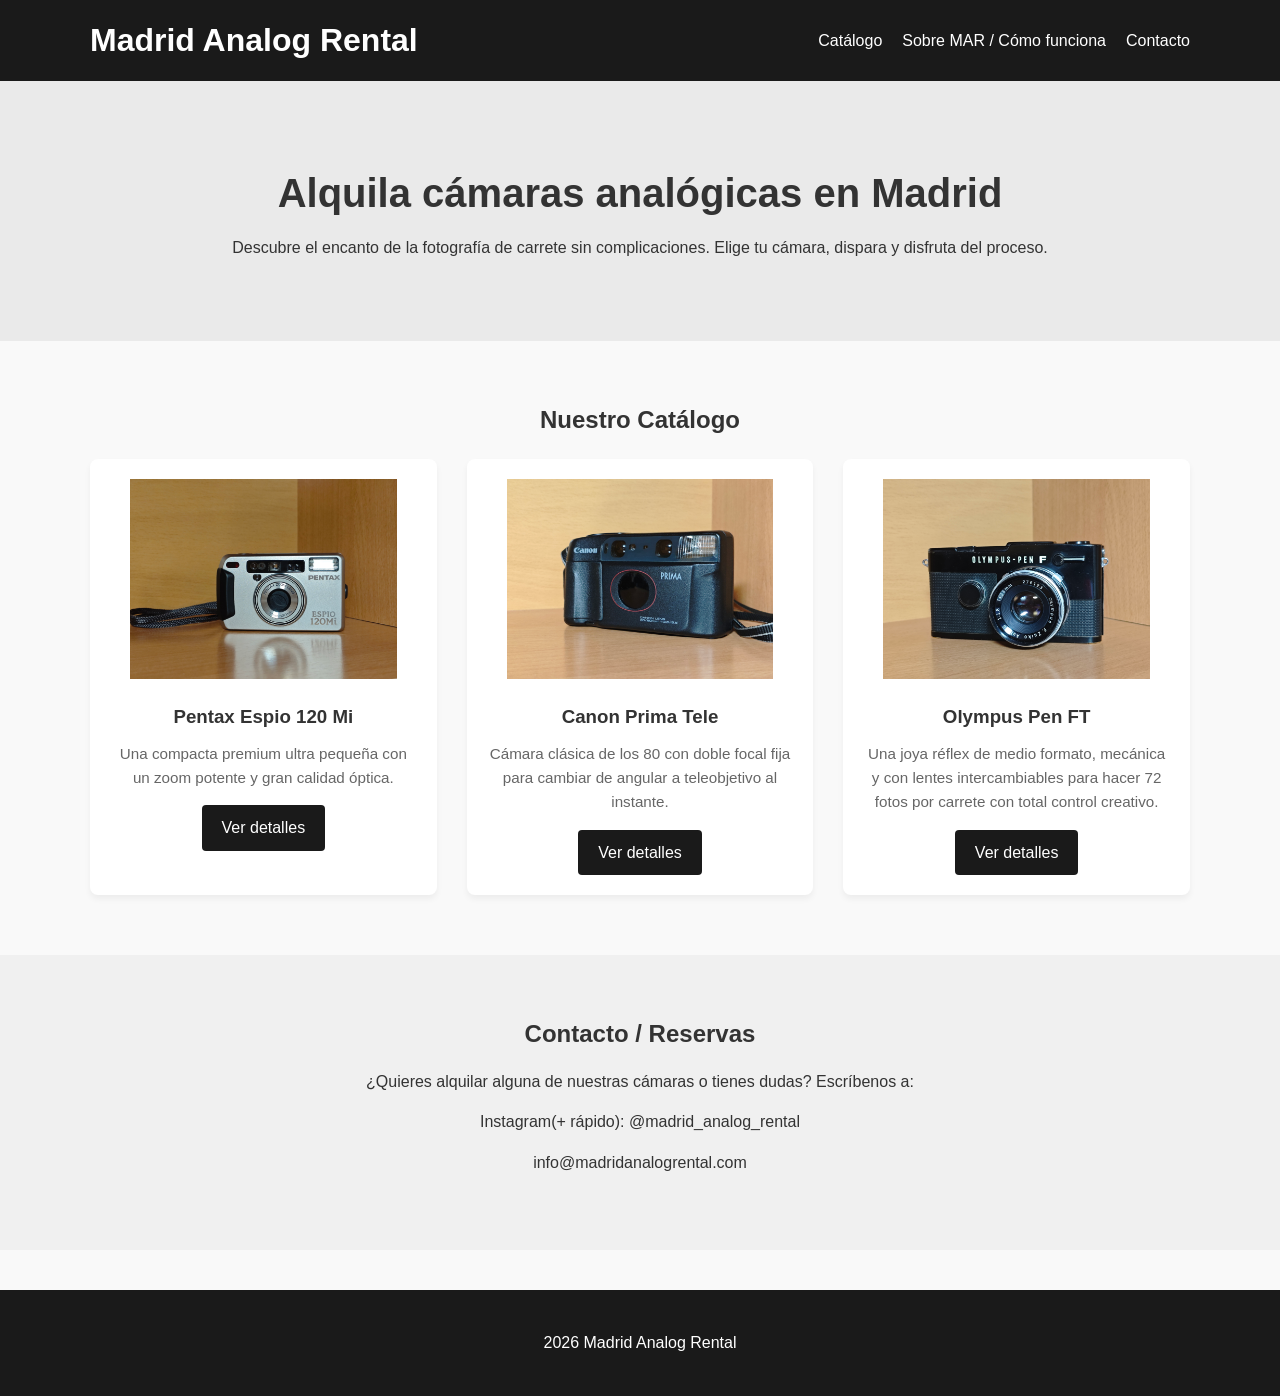
<file: index.html>
<!DOCTYPE html>
<html lang="es">
<head>
    <meta charset="UTF-8">
    <meta name="viewport" content="width=device-width, initial-scale=1.0">
    <title>Madrid Analog Rental - Alquiler de Cámaras Analógicas</title>

    <link rel="icon" type="image/png" href="favicon.png">
    <link rel="stylesheet" href="styles.css">
</head>
<body>

    <header>
        <div class="container">
            <h1>Madrid Analog Rental</h1>
            <nav>
                <ul>
                    <li><a href="#catalogo">Catálogo</a></li>
                    <li><a href="informacion.html">Sobre MAR / Cómo funciona</a></li>
                    <li><a href="#contacto">Contacto</a></li>
                </ul>
            </nav>
        </div>
    </header>
<!-- ... (Sección Hero de tu web) ... -->
    <section id="hero">
        <div class="container">
            <h2>Alquila cámaras analógicas en Madrid</h2>
            <p>Descubre el encanto de la fotografía de carrete sin complicaciones. Elige tu cámara, dispara y disfruta del proceso.</p>
        </div>
    </section>

<!-- ... (Sección Catálogo de tu web) ... -->
    <section id="catalogo">
        <div class="container">
            <h2>Nuestro Catálogo</h2>
            <div class="grid-camaras">
                <!-- Cámara 1 -->
                <div class="tarjeta-camara">
                    <img src="camaras/pentax-espio/Pentax1.jpg" alt="Pentax Espio 120 Mi">
                    <h3>Pentax Espio 120 Mi</h3>
                    <p>Una compacta premium ultra pequeña con un zoom potente y gran calidad óptica.</p>
                    <a href="camaras/pentax-espio/pentax-espio.html" class="btn">Ver detalles</a>
                </div>

                <!-- Cámara 2 -->
                <div class="tarjeta-camara">
                    <img src="camaras/canon-prima/Canon1.jpg" alt="Canon Prima Tele">
                    <h3>Canon Prima Tele</h3>
                    <p>Cámara clásica de los 80 con doble focal fija para cambiar de angular a teleobjetivo al instante.</p>
                    <a href="camaras/canon-prima/canon-prima.html" class="btn">Ver detalles</a>
                </div>

                <!-- Para añadir más cámaras en el futuro, copia y pega el bloque de arriba aquí -->

                <!-- Cámara 3 -->
                <div class="tarjeta-camara">
                    <img src="camaras/pen-ft/pen1.jpg" alt="Olympus Pen FT">
                    <h3>Olympus Pen FT</h3>
                    <p>Una joya réflex de medio formato, mecánica y con lentes intercambiables para hacer 72 fotos por carrete con total control creativo.</p>
                    <a href="camaras/pen-ft/pen-ft.html" class="btn">Ver detalles</a>
                </div>

                <!-- Cámara 4 -->
                <!--<div class="tarjeta-camara">
                    <img src="Fotos/Konica/Konica1.jpg" alt="Konca AA-35">
                    <h3>Konica AA-35</h3>
                    <p>Cámara compacta de medio formato con un diseño ochentero icónico, carga motorizada y un objetivo nítido ideal para fotografía callejera.</p>
                    <a href="konica-aa35.html" class="btn">Ver detalles</a>
                </div>-->

            </div>
        </div>
    </section>

    <section id="contacto">
        <div class="container">
            <h2>Contacto / Reservas</h2>
            <p>¿Quieres alquilar alguna de nuestras cámaras o tienes dudas? Escríbenos a:</p>
            <p class="instagram-contacto">
                Instagram(+ rápido): <a href="https://www.instagram.com/madrid_analog_rental/" target="_blank" rel="noopener noreferrer">@madrid_analog_rental</a>
            </p>
            <p class="email-contacto">
                <a href="mailto:info@madridanalogrental.com">info@madridanalogrental.com</a>
            </p>
        </div>
    </section>

    <footer>
        <div class="container">
            <p>2026 Madrid Analog Rental</p>
            <!-- <p>&copy; 2026 Madrid Analog Rental. Todos los derechos reservados.</p>-->
        </div>
    </footer>

</body>
</html>
</file>
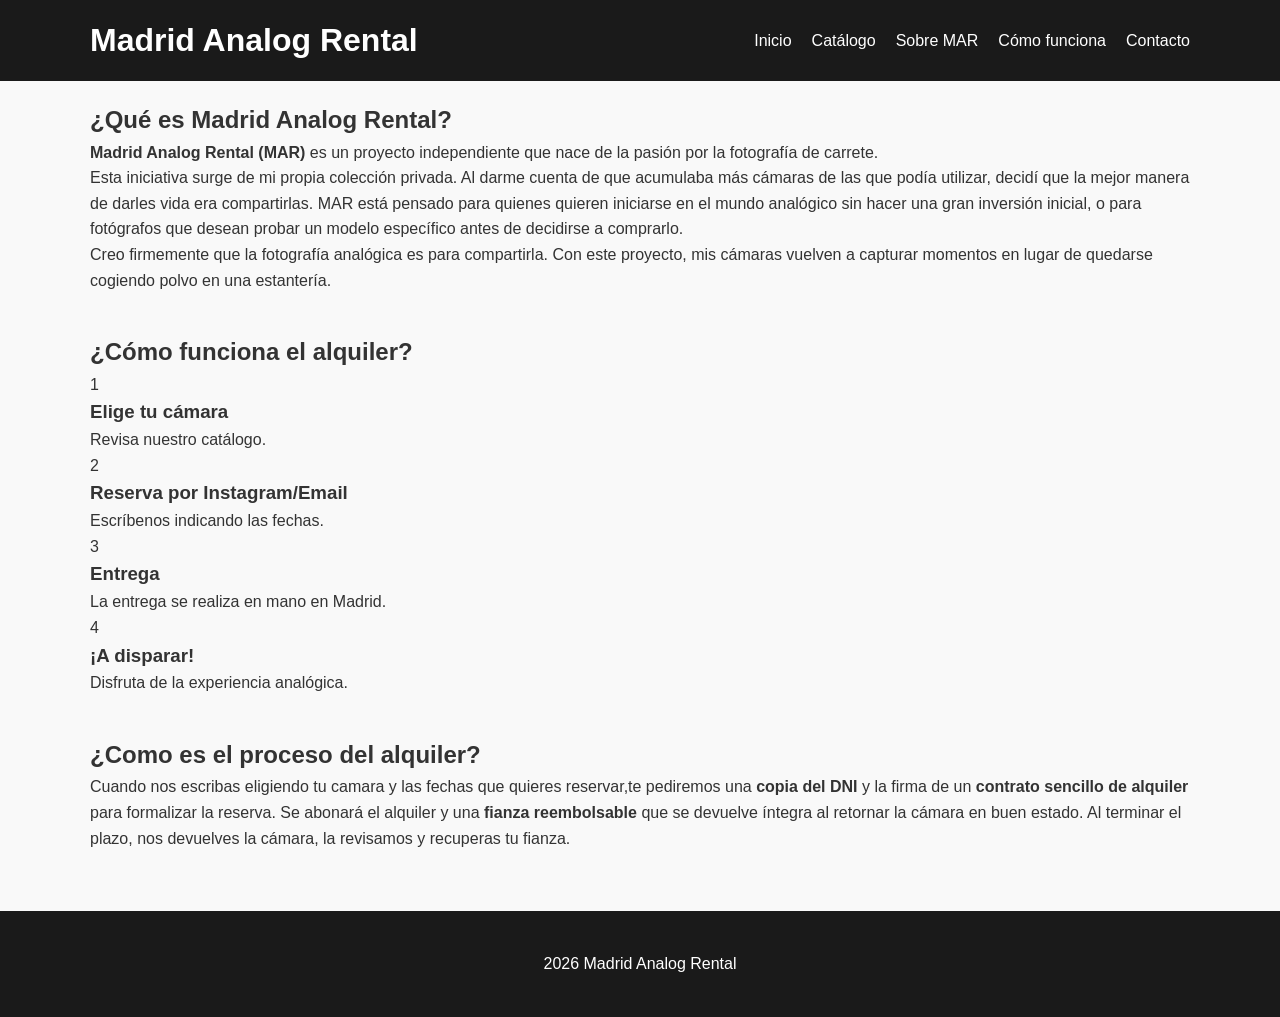
<file: informacion.html>
<!DOCTYPE html>
<html lang="es">
<head>
    <meta charset="UTF-8">
    <meta name="viewport" content="width=device-width, initial-scale=1.0">
    <title>Sobre MAR y cómo funciona - Madrid Analog Rental</title>
    <link rel="icon" type="image/png" href="favicon.png">
    <link rel="stylesheet" href="styles.css">
</head>
<body>
    <header>
        <div class="container">
            <h1>Madrid Analog Rental</h1>
            <nav>
                <ul>
                    <li><a href="index.html">Inicio</a></li>
                    <li><a href="index.html#catalogo">Catálogo</a></li>
                    <li><a href="#sobre-mar">Sobre MAR</a></li>
                    <li><a href="#como-funciona">Cómo funciona</a></li>
                    <li><a href="index.html#contacto">Contacto</a></li>
                </ul>
            </nav>
        </div>
    </header>
<!-- SOBRE NOSOTROS / QUÉ ES MAR -->
    <section id="sobre-mar">
        <div class="container">
            <h2>¿Qué es Madrid Analog Rental?</h2>
            <p><strong>Madrid Analog Rental (MAR)</strong> es un proyecto independiente que nace de la pasión por la fotografía de carrete.</p>
            <p>Esta iniciativa surge de mi propia colección privada. Al darme cuenta de que acumulaba más cámaras de las que podía utilizar, decidí que la mejor manera de darles vida era compartirlas. MAR está pensado para quienes quieren iniciarse en el mundo analógico sin hacer una gran inversión inicial, o para fotógrafos que desean probar un modelo específico antes de decidirse a comprarlo.</p>
            <p>Creo firmemente que la fotografía analógica es para compartirla. Con este proyecto, mis cámaras vuelven a capturar momentos en lugar de quedarse cogiendo polvo en una estantería.</p>
        </div>
    </section>

<!-- NUEVA SECCIÓN: CÓMO FUNCIONA -->
    <section id="como-funciona">
        <div class="container">
            <h2>¿Cómo funciona el alquiler?</h2>
            <div class="grid-pasos">
                <div class="paso">
                    <span class="numero">1</span>
                    <h3>Elige tu cámara</h3>
                    <p>Revisa nuestro catálogo.</p>
                </div>
                <div class="paso">
                    <span class="numero">2</span>
                    <h3>Reserva por Instagram/Email</h3>
                    <p>Escríbenos indicando las fechas.</p>
                </div>
                <div class="paso">
                    <span class="numero">3</span>
                    <h3>Entrega</h3>
                    <p>La entrega se realiza en mano en Madrid.</p>
                </div>
                <div class="paso">
                    <span class="numero">4</span>
                    <h3>¡A disparar!</h3>
                    <p>Disfruta de la experiencia analógica.</p>
                </div>
            </div>
        </div>
    </section>

<!-- NUEVA SECCIÓN: PASOS DE RESERVA-->
    <section id="pasos-reserva">
        <div class="container">
            <h2>¿Como es el proceso del alquiler?</h2>
            <p>Cuando nos escribas eligiendo tu camara y las fechas que quieres reservar,te pediremos una <strong>copia del DNI</strong> y la firma de un <strong>contrato sencillo de alquiler</strong> para formalizar la reserva. Se abonará el alquiler y una <strong>fianza reembolsable</strong> que se devuelve íntegra al retornar la cámara en buen estado. Al terminar el plazo, nos devuelves la cámara, la revisamos y recuperas tu fianza.</p>
        </div>
    </section>

    <footer>
        <div class="container">
            <p>2026 Madrid Analog Rental</p>
            <!-- <p>&copy; 2026 Madrid Analog Rental. Todos los derechos reservados.</p>-->
        </div>
    </footer>
</body>
</html>
</file>
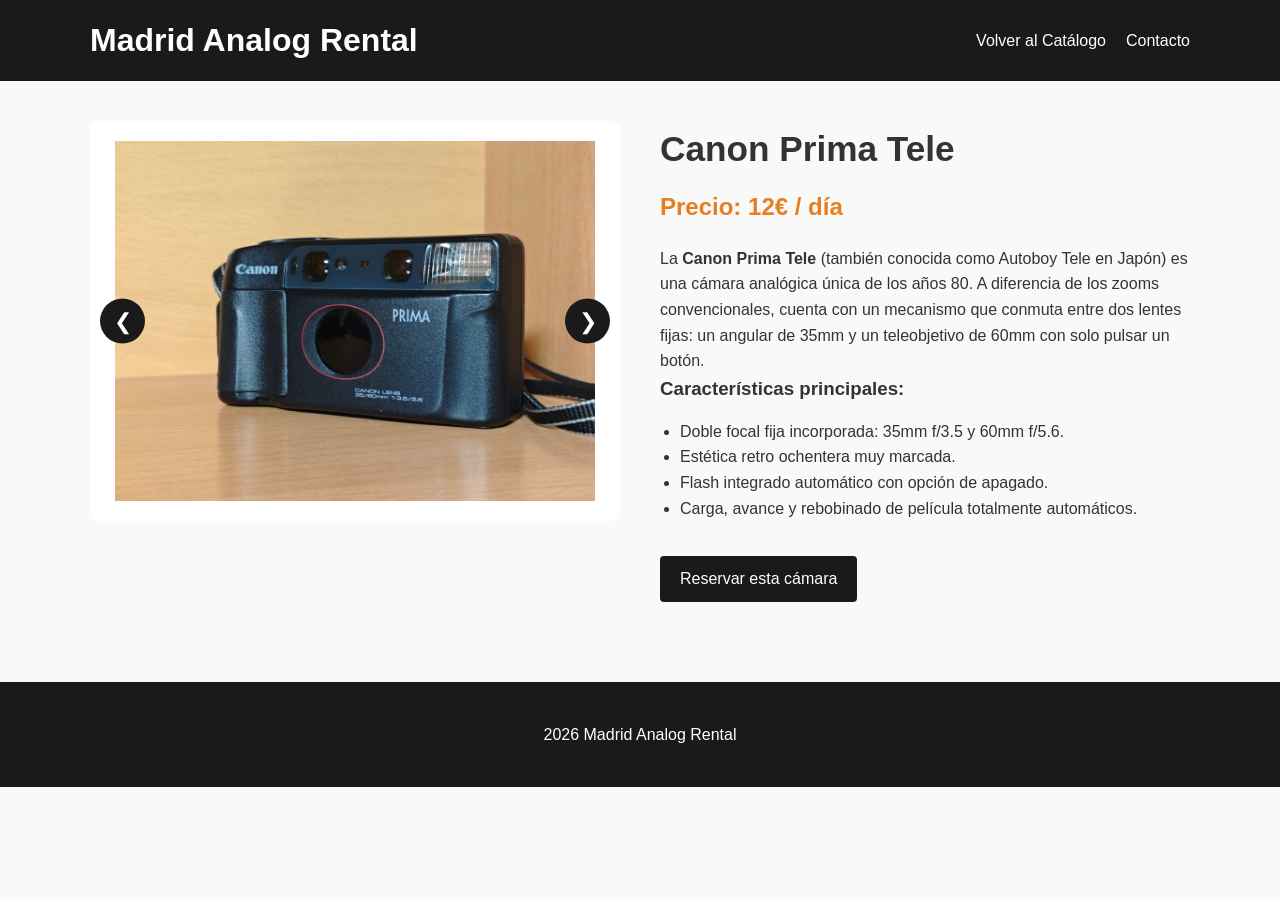
<file: camaras/canon-prima/canon-prima.html>
<!DOCTYPE html>
<html lang="es">
<head>
    <meta charset="UTF-8">
    <meta name="viewport" content="width=device-width, initial-scale=1.0">
    <title>Canon Prima Tele - Madrid Analog Rental</title>

    <link rel="icon" type="image/png" href="../../favicon.png">
    <link rel="stylesheet" href="../../styles.css">
    <style>
        /* Estilos para el Modal (Ventana flotante) */
        .modal {
            display: none; 
            position: fixed; 
            z-index: 9999; 
            padding-top: 50px; 
            left: 0;
            top: 0;
            width: 100%; 
            height: 100%; 
            overflow: auto; 
            background-color: rgba(0,0,0,0.9); 
        }

        .modal-content {
            margin: auto;
            display: block;
            max-width: 85%;
            max-height: 80vh;
            object-fit: contain;
            box-shadow: 0 4px 20px rgba(0,0,0,0.5);
        }

        .cerrar-modal {
            position: absolute;
            top: 15px;
            right: 35px;
            color: #f1f1f1;
            font-size: 40px;
            font-weight: bold;
            cursor: pointer;
            transition: 0.3s;
        }

        .cerrar-modal:hover {
            color: #bbb;
        }

        /* Cambiar el cursor al pasar por la foto principal para indicar que es clickeable */
        #fotoPrincipal {
            cursor: zoom-in;
        }
    </style>
</head>
<body>

<header>
    <div class="container">
        <h1><a href="../../index.html">Madrid Analog Rental</a></h1>
        <nav>
            <ul>
                <li><a href="../../index.html#catalogo">Volver al Catálogo</a></li>
                <li><a href="../../index.html#contacto">Contacto</a></li>
            </ul>
        </nav>
    </div>
</header>

<main class="detalle-producto container">

    <!-- GALERÍA -->
    <div class="col-imagen">
        <div class="galeria">
            <!-- Añadido onclick="abrirModal()" para activar la ampliación -->
            <img id="fotoPrincipal"
                 src="Canon1.jpg"
                 alt="Canon Prima Tele"
                 onclick="abrirModal()">

            <button class="flecha izquierda" onclick="fotoAnterior()">❮</button>
            <button class="flecha derecha" onclick="fotoSiguiente()">❯</button>
        </div>
    </div>

    <!-- INFORMACIÓN -->
    <div class="col-info">
        <h2>Canon Prima Tele</h2>
        <p class="precio">Precio: 12€ / día</p>
        <div class="descripcion">
            <p>
                La <strong>Canon Prima Tele</strong> (también conocida como Autoboy Tele en Japón) es una cámara analógica única de los años 80. A diferencia de los zooms convencionales, cuenta con un mecanismo que conmuta entre dos lentes fijas: un angular de 35mm y un teleobjetivo de 60mm con solo pulsar un botón.
            </p>
            <h3>Características principales:</h3>
            <ul>
                <li>Doble focal fija incorporada: 35mm f/3.5 y 60mm f/5.6.</li>
                <li>Estética retro ochentera muy marcada.</li>
                <li>Flash integrado automático con opción de apagado.</li>
                <li>Carga, avance y rebobinado de película totalmente automáticos.</li>
            </ul>
        </div>
        <a href="../../index.html#contacto" class="btn">
            Reservar esta cámara
        </a>
    </div>

</main>

<!-- ESTRUCTURA DEL MODAL (Oculto por defecto) -->
<div id="miModal" class="modal" onclick="cerrarModal()">
    <span class="cerrar-modal" onclick="cerrarModal()">&times;</span>
    <img class="modal-content" id="imgAmpliada">
</div>

<footer>
    <div class="container">
        <p>2026 Madrid Analog Rental</p>
        <!-- <p>&copy; 2026 Madrid Analog Rental. Todos los derechos reservados.</p>-->
    </div>
</footer>

<script>
    // ==========================================
    // FOTOS DE LA CÁMARA
    // ==========================================
    const fotos = [
        "Canon1.jpg",
        "Canon2.jpg",
        "Canon3.jpg"
    ];

    let fotoActual = 0;
    const imagen = document.getElementById("fotoPrincipal");

    function fotoSiguiente() {
        fotoActual++;
        if (fotoActual >= fotos.length) { fotoActual = 0; }
        imagen.src = fotos[fotoActual];
    }

    function fotoAnterior() {
        fotoActual--;
        if (fotoActual < 0) { fotoActual = fotos.length - 1; }
        imagen.src = fotos[fotoActual];
    }

    // ==========================================
    // FUNCIONES PARA EL MODAL (AMPLIAR FOTO)
    // ==========================================
    const modal = document.getElementById("miModal");
    const imgAmpliada = document.getElementById("imgAmpliada");

    function abrirModal() {
        modal.style.display = "block";
        // Asigna la foto que esté visible actualmente en el carrusel
        imgAmpliada.src = imagen.src; 
    }

    function cerrarModal() {
        modal.style.display = "none";
    }
</script>

</body>
</html>
</file>
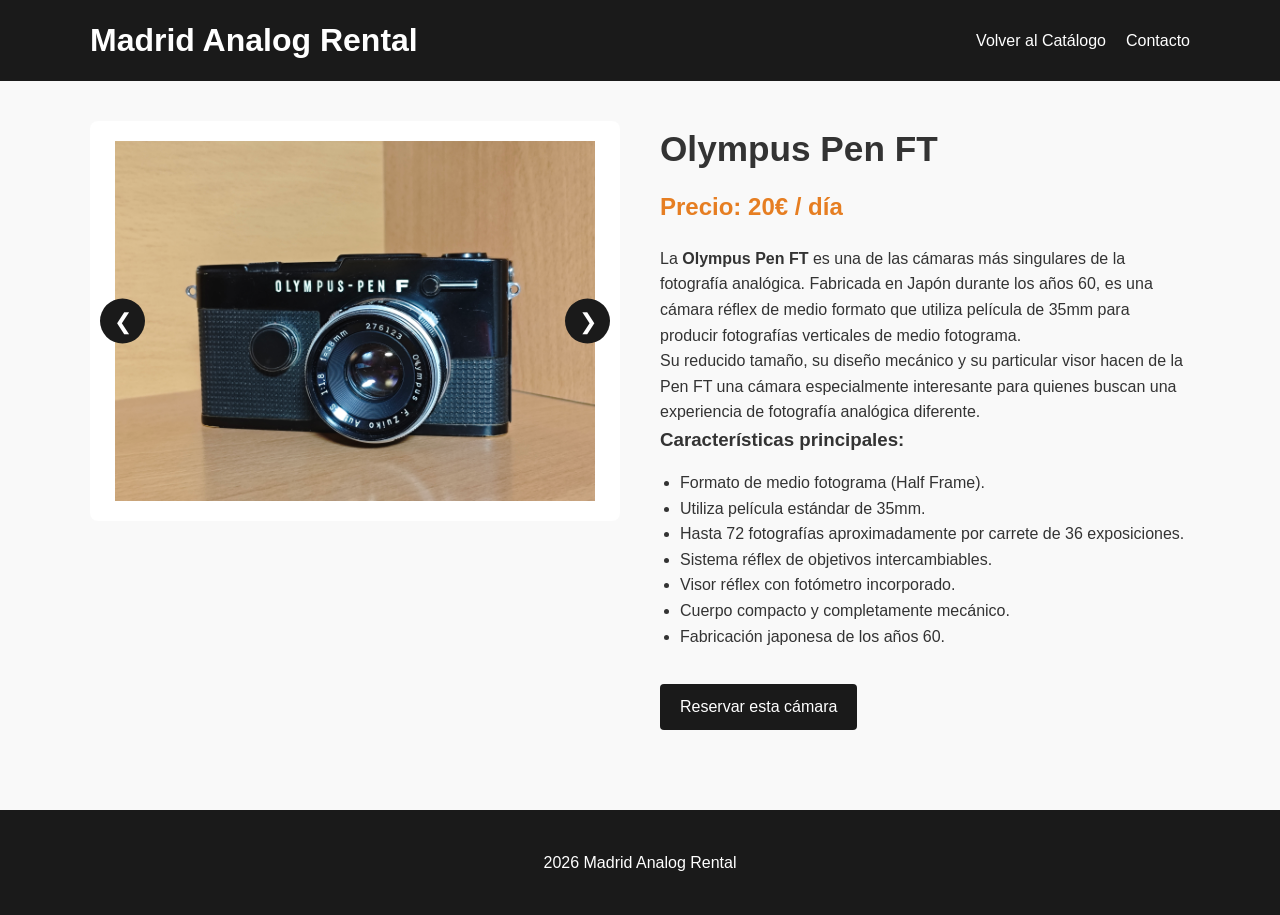
<file: camaras/pen-ft/pen-ft.html>
<!DOCTYPE html>
<html lang="es">
<head>
    <meta charset="UTF-8">
    <meta name="viewport" content="width=device-width, initial-scale=1.0">

    <title>Olympus Pen FT - Madrid Analog Rental</title>

    <link rel="icon" type="image/png" href="../../favicon.png">
    <link rel="stylesheet" href="../../styles.css">

    <style>
        /* ============================= */
        /* MODAL DE AMPLIACIÓN */
        /* ============================= */

        .modal {
            display: none;
            position: fixed;
            z-index: 9999;
            padding-top: 50px;
            left: 0;
            top: 0;
            width: 100%;
            height: 100%;
            overflow: auto;
            background-color: rgba(0,0,0,0.9);
        }

        .modal-content {
            margin: auto;
            display: block;
            max-width: 85%;
            max-height: 80vh;
            object-fit: contain;
            box-shadow: 0 4px 20px rgba(0,0,0,0.5);
        }

        .cerrar-modal {
            position: absolute;
            top: 15px;
            right: 35px;
            color: #f1f1f1;
            font-size: 40px;
            font-weight: bold;
            cursor: pointer;
            transition: 0.3s;
        }

        .cerrar-modal:hover {
            color: #bbb;
        }

        /* La foto principal se puede ampliar */
        #fotoPrincipal {
            cursor: zoom-in;
        }
    </style>
</head>

<body>

<header>
    <div class="container">

        <h1>
            <a href="../../index.html">
                Madrid Analog Rental
            </a>
        </h1>

        <nav>
            <ul>
                <li>
                    <a href="../../index.html#catalogo">
                        Volver al Catálogo
                    </a>
                </li>

                <li>
                    <a href="../../index.html#contacto">
                        Contacto
                    </a>
                </li>
            </ul>
        </nav>

    </div>
</header>


<main class="detalle-producto container">

    <!-- ============================= -->
    <!-- GALERÍA -->
    <!-- ============================= -->

    <div class="col-imagen">

        <div class="galeria">

            <img id="fotoPrincipal"
                 src="pen1.jpg"
                 alt="Olympus Pen FT"
                 onclick="abrirModal()">

            <button class="flecha izquierda"
                    onclick="fotoAnterior()">
                ❮
            </button>

            <button class="flecha derecha"
                    onclick="fotoSiguiente()">
                ❯
            </button>

        </div>

    </div>


    <!-- ============================= -->
    <!-- INFORMACIÓN -->
    <!-- ============================= -->

    <div class="col-info">

        <h2>Olympus Pen FT</h2>

        <p class="precio">
            Precio: 20€ / día
        </p>

        <div class="descripcion">

            <p>
                La <strong>Olympus Pen FT</strong> es una de las cámaras
                más singulares de la fotografía analógica. Fabricada en
                Japón durante los años 60, es una cámara réflex de medio
                formato que utiliza película de 35mm para producir
                fotografías verticales de medio fotograma.
            </p>

            <p>
                Su reducido tamaño, su diseño mecánico y su particular
                visor hacen de la Pen FT una cámara especialmente
                interesante para quienes buscan una experiencia de
                fotografía analógica diferente.
            </p>

            <h3>Características principales:</h3>

            <ul>
                <li>Formato de medio fotograma (Half Frame).</li>

                <li>
                    Utiliza película estándar de 35mm.
                </li>

                <li>
                    Hasta 72 fotografías aproximadamente por carrete
                    de 36 exposiciones.
                </li>

                <li>
                    Sistema réflex de objetivos intercambiables.
                </li>

                <li>
                    Visor réflex con fotómetro incorporado.
                </li>

                <li>
                    Cuerpo compacto y completamente mecánico.
                </li>

                <li>
                    Fabricación japonesa de los años 60.
                </li>
            </ul>

        </div>


        <a href="../../index.html#contacto" class="btn">
            Reservar esta cámara
        </a>

    </div>

</main>


<!-- ============================= -->
<!-- MODAL DE AMPLIACIÓN -->
<!-- ============================= -->

<div id="miModal"
     class="modal"
     onclick="cerrarModal()">

    <span class="cerrar-modal"
          onclick="cerrarModal()">
        &times;
    </span>

    <img class="modal-content"
         id="imgAmpliada">

</div>


<footer>

    <div class="container">
        <p>2026 Madrid Analog Rental</p>
        <!-- <p>&copy; 2026 Madrid Analog Rental. Todos los derechos reservados.</p>-->
    </div>

</footer>


<script>

    // ==========================================
    // FOTOS DE LA OLYMPUS PEN FT
    // ==========================================

    const fotos = [
        "pen1.jpg",
        "pen2.jpg",
        "pen3.jpg",
        "pen4.jpg"
    ];

    let fotoActual = 0;

    const imagen =
        document.getElementById("fotoPrincipal");


    // ==========================================
    // FOTO SIGUIENTE
    // ==========================================

    function fotoSiguiente() {

        fotoActual++;

        if (fotoActual >= fotos.length) {
            fotoActual = 0;
        }

        imagen.src = fotos[fotoActual];
    }


    // ==========================================
    // FOTO ANTERIOR
    // ==========================================

    function fotoAnterior() {

        fotoActual--;

        if (fotoActual < 0) {
            fotoActual = fotos.length - 1;
        }

        imagen.src = fotos[fotoActual];
    }


    // ==========================================
    // MODAL
    // ==========================================

    const modal =
        document.getElementById("miModal");

    const imgAmpliada =
        document.getElementById("imgAmpliada");


    function abrirModal() {

        modal.style.display = "block";

        // Amplía la foto que se está viendo
        imgAmpliada.src = imagen.src;
    }


    function cerrarModal() {

        modal.style.display = "none";
    }

</script>

</body>
</html>
</file>
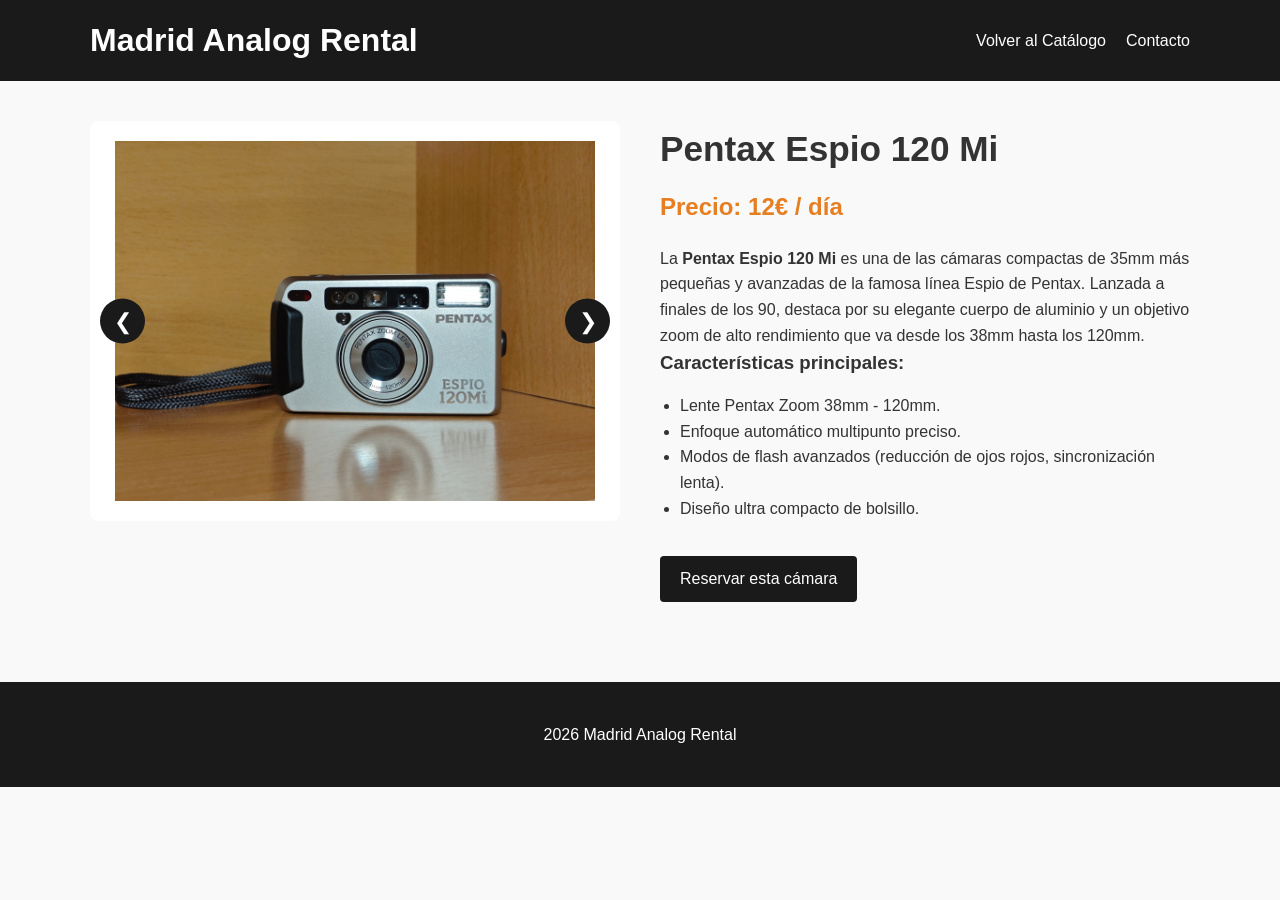
<file: camaras/pentax-espio/pentax-espio.html>
<!DOCTYPE html>
<html lang="es">
<head>
    <meta charset="UTF-8">
    <meta name="viewport" content="width=device-width, initial-scale=1.0">
    <title>Pentax Espio 120 Mi - Madrid Analog Rental</title>

    <link rel="icon" type="image/png" href="../../favicon.png">
    <link rel="stylesheet" href="../../styles.css">
    <style>
        /* Estilos para el Modal (Ventana flotante de ampliación) */
        .modal {
            display: none; 
            position: fixed; 
            z-index: 9999; 
            padding-top: 50px; 
            left: 0;
            top: 0;
            width: 100%; 
            height: 100%; 
            overflow: auto; 
            background-color: rgba(0,0,0,0.9); 
        }

        .modal-content {
            margin: auto;
            display: block;
            max-width: 85%;
            max-height: 80vh;
            object-fit: contain;
            box-shadow: 0 4px 20px rgba(0,0,0,0.5);
        }

        .cerrar-modal {
            position: absolute;
            top: 15px;
            right: 35px;
            color: #f1f1f1;
            font-size: 40px;
            font-weight: bold;
            cursor: pointer;
            transition: 0.3s;
        }

        .cerrar-modal:hover {
            color: #bbb;
        }

        /* Cambiar el cursor al pasar por la foto principal para indicar que es clickeable */
        #fotoPrincipal {
            cursor: zoom-in;
        }
    </style>
</head>
<body>

<header>
    <div class="container">
        <h1><a href="../../index.html">Madrid Analog Rental</a></h1>
        <nav>
            <ul>
                <li><a href="../../index.html#catalogo">Volver al Catálogo</a></li>
                <li><a href="../../index.html#contacto">Contacto</a></li>
            </ul>
        </nav>
    </div>
</header>


<main class="detalle-producto container">

    <!-- GALERÍA DE FOTOS -->
    <div class="col-imagen">
        <div class="galeria">
            <!-- Añadido onclick="abrirModal()" para activar la ampliación -->
            <img id="fotoPrincipal"
                 src="Pentax1.jpg"
                 alt="Pentax Espio 120 Mi"
                 onclick="abrirModal()">

            <button class="flecha izquierda" onclick="fotoAnterior()">❮</button>
            <button class="flecha derecha" onclick="fotoSiguiente()">❯</button>
        </div>
    </div>


    <!-- INFORMACIÓN DE LA CÁMARA -->
    <div class="col-info">
        <h2>Pentax Espio 120 Mi</h2>
        <p class="precio">Precio: 12€ / día</p>
        <div class="descripcion">
            <p>
                La <strong>Pentax Espio 120 Mi</strong> es una de las cámaras compactas de 35mm más pequeñas y avanzadas de la famosa línea Espio de Pentax. Lanzada a finales de los 90, destaca por su elegante cuerpo de aluminio y un objetivo zoom de alto rendimiento que va desde los 38mm hasta los 120mm.
            </p>
            <h3>Características principales:</h3>
            <ul>
                <li>Lente Pentax Zoom 38mm - 120mm.</li>
                <li>Enfoque automático multipunto preciso.</li>
                <li>Modos de flash avanzados (reducción de ojos rojos, sincronización lenta).</li>
                <li>Diseño ultra compacto de bolsillo.</li>
            </ul>
        </div>
        <a href="../../index.html#contacto" class="btn">
            Reservar esta cámara
        </a>
    </div>

</main>

<!-- ESTRUCTURA DEL MODAL (Oculto por defecto) -->
<div id="miModal" class="modal" onclick="cerrarModal()">
    <span class="cerrar-modal" onclick="cerrarModal()">&times;</span>
    <img class="modal-content" id="imgAmpliada">
</div>


<footer>
    <div class="container">
        <p>2026 Madrid Analog Rental</p>
        <!-- <p>&copy; 2026 Madrid Analog Rental. Todos los derechos reservados.</p>-->
    </div>
</footer>


<!-- JAVASCRIPT DE LA GALERÍA -->
<script>
    // ==========================================
    // FOTOS DE LA PENTAX
    // ==========================================
    const fotos = [
        "Pentax1.jpg",
        "Pentax2.jpg",
        "Pentax3.jpg",
        "Pentax4.jpg"
    ];

    let fotoActual = 0;
    const imagen = document.getElementById("fotoPrincipal");

    function fotoSiguiente() {
        fotoActual++;
        if (fotoActual >= fotos.length) {
            fotoActual = 0;
        }
        imagen.src = fotos[fotoActual];
    }

    function fotoAnterior() {
        fotoActual--;
        if (fotoActual < 0) {
            fotoActual = fotos.length - 1;
        }
        imagen.src = fotos[fotoActual];
    }

    // ==========================================
    // FUNCIONES PARA EL MODAL (AMPLIAR FOTO)
    // ==========================================
    const modal = document.getElementById("miModal");
    const imgAmpliada = document.getElementById("imgAmpliada");

    function abrirModal() {
        modal.style.display = "block";
        // Carga dinámicamente la foto activa del carrusel
        imgAmpliada.src = imagen.src; 
    }

    function cerrarModal() {
        modal.style.display = "none";
    }
</script>

</body>
</html>
</file>
<file: styles.css>
/* Estilos Generales */
* {
    margin: 0;
    padding: 0;
    box-sizing: border-box;
}

body {
    font-family: 'Segoe UI', Tahoma, Geneva, Verdana, sans-serif;
    line-height: 1.6;
    color: #333;
    background-color: #f9f9f9;
}

.container {
    width: 90%;
    max-width: 1100px;
    margin: 0 auto;
    padding: 20px 0;
}

a {
    text-decoration: none;
    color: inherit;
}

/* Header */
header {
    background-color: #1a1a1a;
    color: #fff;
    position: sticky;
    top: 0;
    z-index: 1000;
}

header .container {
    display: flex;
    justify-content: space-between;
    align-items: center;
    padding: 15px 0;
}

header h1 a {
    color: #fff;
}

nav ul {
    display: flex;
    list-style: none;
}

nav ul li {
    margin-left: 20px;
}

nav ul li a:hover {
    color: #ccc;
}

/* Hero Section */
#hero {
    background-color: #eaeaea;
    text-align: center;
    padding: 60px 0;
}

#hero h2 {
    font-size: 2.5rem;
    margin-bottom: 10px;
}

/* Catálogo Grid */
#catalogo {
    padding: 40px 0;
}

#catalogo h2 {
    margin-bottom: 20px;
    text-align: center;
}

.grid-camaras {
    display: grid;
    grid-template-columns: repeat(auto-fit, minmax(300px, 1fr));
    gap: 300px 30px; /* Estructura limpia */
    grid-gap: 30px;
}

.tarjeta-camara {
    background: #fff;
    padding: 20px;
    border-radius: 8px;
    box-shadow: 0 4px 6px rgba(0,0,0,0.05);
    text-align: center;
}

.tarjeta-camara img {
    max-width: 100%;
    height: 200px;
    object-fit: contain;
    margin-bottom: 15px;
}

.tarjeta-camara h3 {
    margin-bottom: 10px;
}

.tarjeta-camara p {
    font-size: 0.95rem;
    color: #666;
    margin-bottom: 15px;
}

/* Botones */
.btn {
    display: inline-block;
    background-color: #1a1a1a;
    color: #fff;
    padding: 10px 20px;
    border-radius: 4px;
    border: none;
    cursor: pointer;
    font-size: 1rem;
}

.btn:hover {
    background-color: #444;
}

/* Páginas de Detalle de Producto */
.detalle-producto {
    display: flex;
    flex-wrap: wrap;
    gap: 40px;
    padding: 40px 0;
}

.col-imagen, .col-info {
    flex: 1;
    min-width: 300px;
}

.col-imagen img {
    width: 100%;
    max-height: 400px;
    object-fit: contain;
    background: #fff;
    border-radius: 8px;
    padding: 20px;
}

.col-info h2 {
    font-size: 2.2rem;
    margin-bottom: 10px;
}

.col-info .precio {
    font-size: 1.5rem;
    font-weight: bold;
    color: #e67e22;
    margin-bottom: 20px;
}

.col-info .descripcion ul {
    margin: 15px 0;
    padding-left: 20px;
}

.col-info .btn {
    margin-top: 20px;
}

/* Formulario de Contacto */
#contacto {
    background: #f0f0f0;
    padding: 40px 0;
}

#contacto h2, #contacto p {
    text-align: center;
    margin-bottom: 15px;
}

.formulario-contacto {
    max-width: 600px;
    margin: 0 auto;
    background: #fff;
    padding: 30px;
    border-radius: 8px;
    box-shadow: 0 4px 6px rgba(0,0,0,0.05);
}

.grupo-formulario {
    margin-bottom: 15px;
}

.grupo-formulario label {
    display: block;
    margin-bottom: 5px;
    font-weight: bold;
}

.grupo-formulario input, .grupo-formulario textarea {
    width: 100%;
    padding: 10px;
    border: 1px solid #ccc;
    border-radius: 4px;
    font-family: inherit;
}

/* Footer */
footer {
    background: #1a1a1a;
    color: #fff;
    text-align: center;
    padding: 20px 0;
    margin-top: 40px;
}

/* ============================= /
/ GALERÍA DE FOTOS DEL PRODUCTO /
/ ============================= */

.galeria {
position: relative;
width: 100%;
}

/* Imagen de la galería */

.galeria img {
width: 100%;
max-height: 400px;
object-fit: contain;
background: #fff;
border-radius: 8px;
padding: 20px;
display: block;
}

/* Botones de navegación */

.galeria .flecha {
position: absolute;
top: 50%;
transform: translateY(-50%);

width: 45px;
height: 45px;

border: none;
border-radius: 50%;

background-color: rgba(26, 26, 26, 0.75);
color: white;

font-size: 22px;
cursor: pointer;

display: flex;
align-items: center;
justify-content: center;

transition: background-color 0.2s;

}

/* Efecto al pasar el ratón */

.galeria .flecha {
background-color: #1a1a1a;
}

/* Botón izquierdo */

.galeria .flecha.izquierda {
left: 10px;
}

/* Botón derecho */

.galeria .flecha.derecha {
right: 10px;
}
</file>
